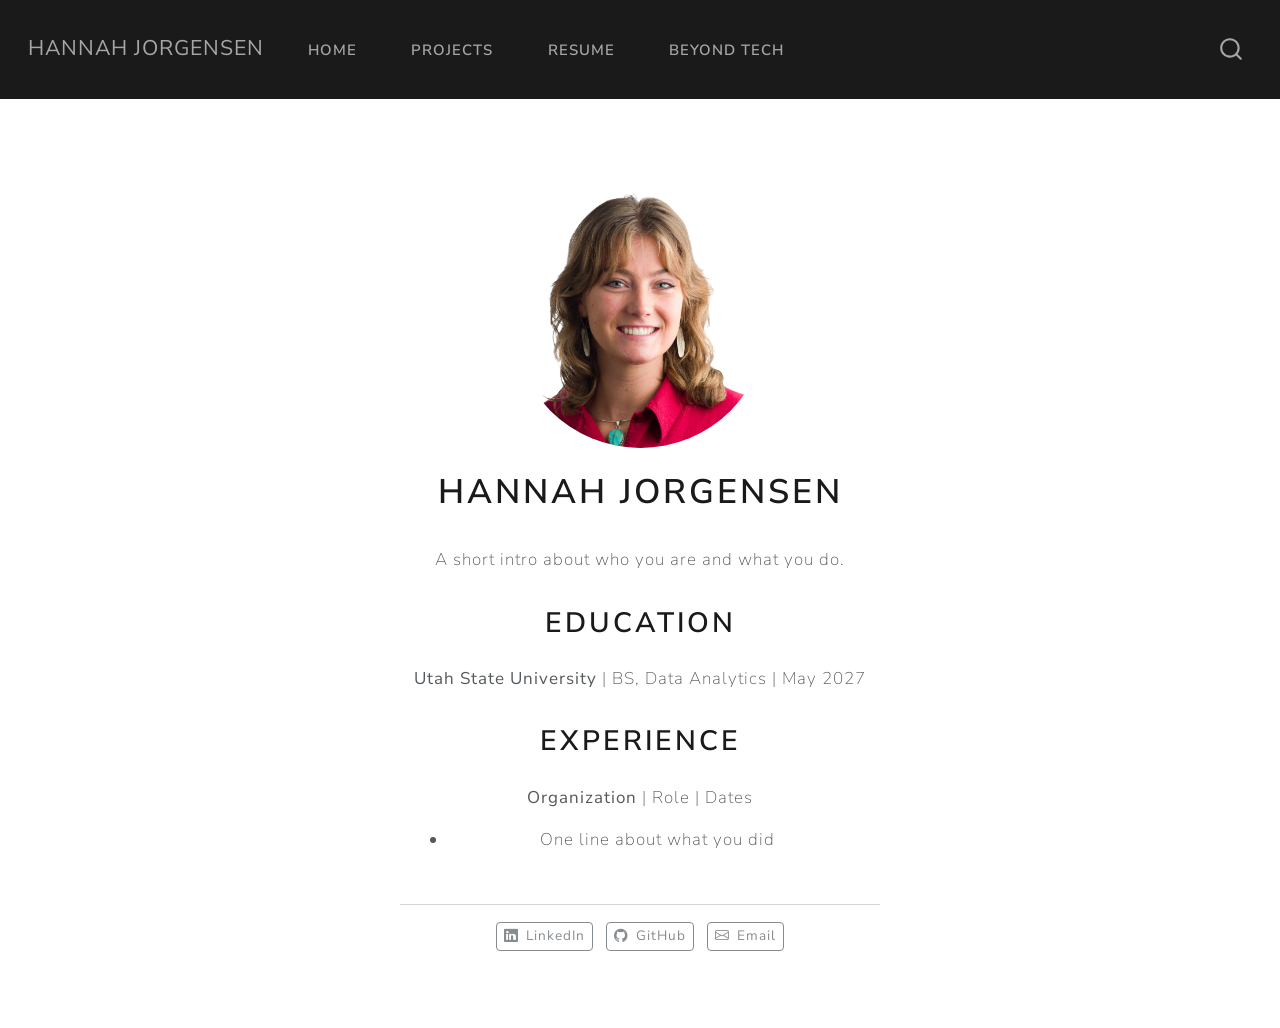
<file: index.html>
<!DOCTYPE html>
<html xmlns="http://www.w3.org/1999/xhtml" lang="en" xml:lang="en"><head>

<meta charset="utf-8">
<meta name="generator" content="quarto-1.10.19">

<meta name="viewport" content="width=device-width, initial-scale=1.0, user-scalable=yes">


<title>Hannah Jorgensen</title>
<style>
/* Default styles provided by pandoc.
** See https://pandoc.org/MANUAL.html#variables-for-html for config info.
*/
span.smallcaps{font-variant: small-caps;}
div.columns{display: flex; gap: 1.5em;}
div.column{flex: auto;}
@media screen {
div.columns{gap: min(4vw, 1.5em);}
div.column{overflow-x: auto;}
}
div.hanging-indent{margin-left: 1.5em; text-indent: -1.5em;}
ul.task-list{list-style: none;}
ul.task-list li input[type="checkbox"] {
  width: 0.8em;
  margin: 0 0.8em 0.2em -1em; /* quarto-specific, see https://github.com/quarto-dev/quarto-cli/issues/4556 */ 
  vertical-align: middle;
}
</style>


<script src="site_libs/quarto-nav/quarto-nav.js"></script>
<script src="site_libs/quarto-nav/headroom.min.js"></script>
<script src="site_libs/clipboard/clipboard.min.js"></script>
<script src="site_libs/quarto-search/autocomplete.umd.js"></script>
<script src="site_libs/quarto-search/fuse.min.js"></script>
<script src="site_libs/quarto-search/quarto-search.js"></script>
<meta name="quarto:offset" content="./">
<script src="site_libs/quarto-html/quarto.js" type="module"></script>
<script src="site_libs/quarto-html/tabsets/tabsets.js" type="module"></script>
<script src="site_libs/quarto-html/popper.min.js"></script>
<script src="site_libs/quarto-html/tippy.umd.min.js"></script>
<link href="site_libs/quarto-html/tippy.css" rel="stylesheet">
<link href="site_libs/quarto-html/quarto-syntax-highlighting-bf27225e3a48a9273f3daa8f8e829971.css" rel="stylesheet" id="quarto-text-highlighting-styles">
<script src="site_libs/bootstrap/bootstrap.min.js"></script>
<link href="site_libs/bootstrap/bootstrap-icons.css" rel="stylesheet">
<link href="site_libs/bootstrap/bootstrap-b0ee52e4dc8db0fb1c3a6dbd8a6b6139.min.css" rel="stylesheet" append-hash="true" id="quarto-bootstrap" data-mode="light">
<script id="quarto-search-options" type="application/json">{
  "location": "navbar",
  "copy-button": false,
  "collapse-after": 3,
  "panel-placement": "end",
  "type": "overlay",
  "limit": 50,
  "keyboard-shortcut": [
    "f",
    "/",
    "s"
  ],
  "show-item-context": false,
  "language": {
    "search-no-results-text": "No results",
    "search-matching-documents-text": "matching documents",
    "search-copy-link-title": "Copy link to search",
    "search-hide-matches-text": "Hide additional matches",
    "search-more-match-text": "more match in this document",
    "search-more-matches-text": "more matches in this document",
    "search-clear-button-title": "Clear",
    "search-text-placeholder": "",
    "search-detached-cancel-button-title": "Cancel",
    "search-submit-button-title": "Submit",
    "search-label": "Search"
  }
}</script>


<link rel="stylesheet" href="styles.css">
</head>

<body class="nav-fixed fullcontent quarto-light">

<div id="quarto-search-results"></div>
  <header id="quarto-header" class="headroom fixed-top">
    <nav class="navbar navbar-expand-lg " data-bs-theme="dark">
      <div class="navbar-container container-fluid">
      <div class="navbar-brand-container mx-auto">
    <a class="navbar-brand" href="./index.html">
    <span class="navbar-title">Hannah Jorgensen</span>
    </a>
  </div>
            <div id="quarto-search" class="" title="Search"></div>
          <button class="navbar-toggler" type="button" data-bs-toggle="collapse" data-bs-target="#navbarCollapse" aria-controls="navbarCollapse" role="menu" aria-expanded="false" aria-label="Toggle navigation" onclick="if (window.quartoToggleHeadroom) { window.quartoToggleHeadroom(); }">
  <span class="navbar-toggler-icon"></span>
</button>
          <div class="collapse navbar-collapse" id="navbarCollapse">
            <ul class="navbar-nav navbar-nav-scroll me-auto">
  <li class="nav-item">
    <a class="nav-link active" href="./index.html" aria-current="page"> 
<span class="menu-text">Home</span></a>
  </li>  
  <li class="nav-item">
    <a class="nav-link" href="./projects.html"> 
<span class="menu-text">Projects</span></a>
  </li>  
  <li class="nav-item">
    <a class="nav-link" href="./resume.html"> 
<span class="menu-text">Resume</span></a>
  </li>  
  <li class="nav-item">
    <a class="nav-link" href="./fun.html"> 
<span class="menu-text">Beyond Tech</span></a>
  </li>  
</ul>
          </div> <!-- /navcollapse -->
            <div class="quarto-navbar-tools">
</div>
      </div> <!-- /container-fluid -->
    </nav>
</header>
<!-- content -->
<div id="quarto-content" class="quarto-container page-columns page-rows-contents page-layout-article page-navbar">
<!-- sidebar -->
<!-- margin-sidebar -->
    
<!-- main -->
<div class="quarto-about-jolla">
  <img src="profile.jpg" class="about-image
  round " style="height: 15em; width: 15em;">
 <header id="title-block-header" class="quarto-title-block default">
<div class="quarto-title">
<h1 class="title">Hannah Jorgensen</h1>
</div>
<div class="quarto-title-meta">
  </div>
</header><main class="content" id="quarto-document-content">
<p>A short intro about who you are and what you do.</p>
<section id="education" class="level2">
<h2 data-anchor-id="education">Education</h2>
<p><strong>Utah State University</strong> | BS, Data Analytics | May 2027</p>
</section>
<section id="experience" class="level2">
<h2 data-anchor-id="experience">Experience</h2>
<p><strong>Organization</strong> | Role | Dates</p>
<ul>
<li>One line about what you did</li>
</ul>


</section>
</main> 
  <hr class="about-sep">
   <div class="about-links">
  <a href="https://www.linkedin.com/in/hannah-jorg" class="about-link" rel="" target="">
    <i class="bi bi-linkedin"></i>
     <span class="about-link-text">LinkedIn</span>
  </a>
  <a href="https://github.com/hannahjo09" class="about-link" rel="" target="">
    <i class="bi bi-github"></i>
     <span class="about-link-text">GitHub</span>
  </a>
  <a href="mailto:hannahleejorgy@gmail.com" class="about-link" rel="" target="">
    <i class="bi bi-envelope"></i>
     <span class="about-link-text">Email</span>
  </a>
</div>
</div>
 <!-- /main -->
<script id="quarto-html-after-body" type="application/javascript">
  window.document.addEventListener("DOMContentLoaded", function (event) {
    const isCodeAnnotation = (el) => {
      for (const clz of el.classList) {
        if (clz.startsWith('code-annotation-')) {                     
          return true;
        }
      }
      return false;
    }
    const onCopySuccess = function(e) {
      // button target
      const button = e.trigger;
      // don't keep focus
      button.blur();
      // flash "checked"
      button.classList.add('code-copy-button-checked');
      var currentTitle = button.getAttribute("title");
      button.setAttribute("title", "Copied!");
      let tooltip;
      if (window.bootstrap) {
        button.setAttribute("data-bs-toggle", "tooltip");
        button.setAttribute("data-bs-placement", "left");
        button.setAttribute("data-bs-title", "Copied!");
        tooltip = new bootstrap.Tooltip(button, 
          { trigger: "manual", 
            customClass: "code-copy-button-tooltip",
            offset: [0, -8]});
        tooltip.show();    
      }
      setTimeout(function() {
        if (tooltip) {
          tooltip.hide();
          button.removeAttribute("data-bs-title");
          button.removeAttribute("data-bs-toggle");
          button.removeAttribute("data-bs-placement");
        }
        button.setAttribute("title", currentTitle);
        button.classList.remove('code-copy-button-checked');
      }, 1000);
      // clear code selection
      e.clearSelection();
    }
    const getTextToCopy = function(trigger) {
      const outerScaffold = trigger.parentElement.cloneNode(true);
      const codeEl = outerScaffold.querySelector('code');
      for (const childEl of codeEl.children) {
        if (isCodeAnnotation(childEl)) {
          childEl.remove();
        }
      }
      return codeEl.innerText;
    }
    const clipboard = new window.ClipboardJS('.code-copy-button:not([data-in-quarto-modal])', {
      text: getTextToCopy
    });
    clipboard.on('success', onCopySuccess);
    if (window.document.getElementById('quarto-embedded-source-code-modal')) {
      const clipboardModal = new window.ClipboardJS('.code-copy-button[data-in-quarto-modal]', {
        text: getTextToCopy,
        container: window.document.getElementById('quarto-embedded-source-code-modal')
      });
      clipboardModal.on('success', onCopySuccess);
    }
      var localhostRegex = new RegExp(/^(?:http|https):\/\/localhost\:?[0-9]*\//);
      var mailtoRegex = new RegExp(/^mailto:/);
        var filterRegex = new RegExp("https:\/\/hannahjo09\.github\.io\/");
      var isInternal = (href) => {
          return filterRegex.test(href) || localhostRegex.test(href) || mailtoRegex.test(href);
      }
      // Inspect non-navigation links and adorn them if external
     var links = window.document.querySelectorAll('a[href]:not(.nav-link):not(.navbar-brand):not(.toc-action):not(.sidebar-link):not(.sidebar-item-toggle):not(.pagination-link):not(.no-external):not([aria-hidden]):not(.dropdown-item):not(.quarto-navigation-tool):not(.about-link)');
      for (var i=0; i<links.length; i++) {
        const link = links[i];
        if (!isInternal(link.href)) {
          // undo the damage that might have been done by quarto-nav.js in the case of
          // links that we want to consider external
          if (link.dataset.originalHref !== undefined) {
            link.href = link.dataset.originalHref;
          }
        }
      }
    function tippyHover(el, contentFn, onTriggerFn, onUntriggerFn) {
      const config = {
        allowHTML: true,
        maxWidth: 500,
        delay: 100,
        arrow: false,
        appendTo: function(el) {
            return el.parentElement;
        },
        interactive: true,
        interactiveBorder: 10,
        theme: 'quarto',
        placement: 'bottom-start',
      };
      if (contentFn) {
        config.content = contentFn;
      }
      if (onTriggerFn) {
        config.onTrigger = onTriggerFn;
      }
      if (onUntriggerFn) {
        config.onUntrigger = onUntriggerFn;
      }
      window.tippy(el, config); 
    }
    const noterefs = window.document.querySelectorAll('a[role="doc-noteref"]');
    for (var i=0; i<noterefs.length; i++) {
      const ref = noterefs[i];
      tippyHover(ref, function() {
        // use id or data attribute instead here
        let href = ref.getAttribute('data-footnote-href') || ref.getAttribute('href');
        try { href = new URL(href).hash; } catch {}
        const id = href.replace(/^#\/?/, "");
        const note = window.document.getElementById(id);
        if (note) {
          return note.innerHTML;
        } else {
          return "";
        }
      });
    }
    const xrefs = window.document.querySelectorAll('a.quarto-xref');
    const processXRef = (id, note) => {
      // Strip column container classes
      const stripColumnClz = (el) => {
        el.classList.remove("page-full", "page-columns");
        if (el.children) {
          for (const child of el.children) {
            stripColumnClz(child);
          }
        }
      }
      stripColumnClz(note)
      if (id === null || id.startsWith('sec-')) {
        // Special case sections, only their first couple elements
        const container = document.createElement("div");
        if (note.children && note.children.length > 2) {
          container.appendChild(note.children[0].cloneNode(true));
          for (let i = 1; i < note.children.length; i++) {
            const child = note.children[i];
            if (child.tagName === "P" && child.innerText === "") {
              continue;
            } else {
              container.appendChild(child.cloneNode(true));
              break;
            }
          }
          if (window.Quarto?.typesetMath) {
            window.Quarto.typesetMath(container);
          }
          return container.innerHTML
        } else {
          if (window.Quarto?.typesetMath) {
            window.Quarto.typesetMath(note);
          }
          return note.innerHTML;
        }
      } else {
        // Remove any anchor links if they are present
        const anchorLink = note.querySelector('a.anchorjs-link');
        if (anchorLink) {
          anchorLink.remove();
        }
        if (window.Quarto?.typesetMath) {
          window.Quarto.typesetMath(note);
        }
        if (note.classList.contains("callout")) {
          return note.outerHTML;
        } else {
          return note.innerHTML;
        }
      }
    }
    for (var i=0; i<xrefs.length; i++) {
      const xref = xrefs[i];
      tippyHover(xref, undefined, function(instance) {
        instance.disable();
        let url = xref.getAttribute('href');
        let hash = undefined; 
        if (url.startsWith('#')) {
          hash = url;
        } else {
          try { hash = new URL(url).hash; } catch {}
        }
        if (hash) {
          const id = hash.replace(/^#\/?/, "");
          const note = window.document.getElementById(id);
          if (note !== null) {
            try {
              const html = processXRef(id, note.cloneNode(true));
              instance.setContent(html);
            } finally {
              instance.enable();
              instance.show();
            }
          } else {
            // See if we can fetch this
            fetch(url.split('#')[0])
            .then(res => res.text())
            .then(html => {
              const parser = new DOMParser();
              const htmlDoc = parser.parseFromString(html, "text/html");
              const note = htmlDoc.getElementById(id);
              if (note !== null) {
                const html = processXRef(id, note);
                instance.setContent(html);
              } 
            }).finally(() => {
              instance.enable();
              instance.show();
            });
          }
        } else {
          // See if we can fetch a full url (with no hash to target)
          // This is a special case and we should probably do some content thinning / targeting
          fetch(url)
          .then(res => res.text())
          .then(html => {
            const parser = new DOMParser();
            const htmlDoc = parser.parseFromString(html, "text/html");
            const note = htmlDoc.querySelector('main.content');
            if (note !== null) {
              // This should only happen for chapter cross references
              // (since there is no id in the URL)
              // remove the first header
              if (note.children.length > 0 && note.children[0].tagName === "HEADER") {
                note.children[0].remove();
              }
              const html = processXRef(null, note);
              instance.setContent(html);
            } 
          }).finally(() => {
            instance.enable();
            instance.show();
          });
        }
      }, function(instance) {
      });
    }
        let selectedAnnoteEl;
        const selectorForAnnotation = ( cell, annotation) => {
          let cellAttr = 'data-code-cell="' + cell + '"';
          let lineAttr = 'data-code-annotation="' +  annotation + '"';
          const selector = 'span[' + cellAttr + '][' + lineAttr + ']';
          return selector;
        }
        const selectCodeLines = (annoteEl) => {
          const doc = window.document;
          const targetCell = annoteEl.getAttribute("data-target-cell");
          const targetAnnotation = annoteEl.getAttribute("data-target-annotation");
          const annoteSpan = window.document.querySelector(selectorForAnnotation(targetCell, targetAnnotation));
          const lines = annoteSpan.getAttribute("data-code-lines").split(",");
          const lineIds = lines.map((line) => {
            return targetCell + "-" + line;
          })
          let top = null;
          let height = null;
          let parent = null;
          if (lineIds.length > 0) {
              //compute the position of the single el (top and bottom and make a div)
              const el = window.document.getElementById(lineIds[0]);
              top = el.offsetTop;
              height = el.offsetHeight;
              parent = el.parentElement.parentElement;
            if (lineIds.length > 1) {
              const lastEl = window.document.getElementById(lineIds[lineIds.length - 1]);
              const bottom = lastEl.offsetTop + lastEl.offsetHeight;
              height = bottom - top;
            }
            if (top !== null && height !== null && parent !== null) {
              // cook up a div (if necessary) and position it 
              let div = window.document.getElementById("code-annotation-line-highlight");
              if (div === null) {
                div = window.document.createElement("div");
                div.setAttribute("id", "code-annotation-line-highlight");
                div.style.position = 'absolute';
                parent.appendChild(div);
              }
              div.style.top = top - 2 + "px";
              div.style.height = height + 4 + "px";
              div.style.left = 0;
              let gutterDiv = window.document.getElementById("code-annotation-line-highlight-gutter");
              if (gutterDiv === null) {
                gutterDiv = window.document.createElement("div");
                gutterDiv.setAttribute("id", "code-annotation-line-highlight-gutter");
                gutterDiv.style.position = 'absolute';
                const codeCell = window.document.getElementById(targetCell);
                const gutter = codeCell.querySelector('.code-annotation-gutter');
                gutter.appendChild(gutterDiv);
              }
              gutterDiv.style.top = top - 2 + "px";
              gutterDiv.style.height = height + 4 + "px";
            }
            selectedAnnoteEl = annoteEl;
          }
        };
        const unselectCodeLines = () => {
          const elementsIds = ["code-annotation-line-highlight", "code-annotation-line-highlight-gutter"];
          elementsIds.forEach((elId) => {
            const div = window.document.getElementById(elId);
            if (div) {
              div.remove();
            }
          });
          selectedAnnoteEl = undefined;
        };
          // Handle positioning of the toggle
      window.addEventListener(
        "resize",
        throttle(() => {
          elRect = undefined;
          if (selectedAnnoteEl) {
            selectCodeLines(selectedAnnoteEl);
          }
        }, 10)
      );
      function throttle(fn, ms) {
      let throttle = false;
      let timer;
        return (...args) => {
          if(!throttle) { // first call gets through
              fn.apply(this, args);
              throttle = true;
          } else { // all the others get throttled
              if(timer) clearTimeout(timer); // cancel #2
              timer = setTimeout(() => {
                fn.apply(this, args);
                timer = throttle = false;
              }, ms);
          }
        };
      }
        // Attach click handler to the DT
        const annoteDls = window.document.querySelectorAll('dt[data-target-cell]');
        for (const annoteDlNode of annoteDls) {
          annoteDlNode.addEventListener('click', (event) => {
            const clickedEl = event.target;
            if (clickedEl !== selectedAnnoteEl) {
              unselectCodeLines();
              const activeEl = window.document.querySelector('dt[data-target-cell].code-annotation-active');
              if (activeEl) {
                activeEl.classList.remove('code-annotation-active');
              }
              selectCodeLines(clickedEl);
              clickedEl.classList.add('code-annotation-active');
            } else {
              // Unselect the line
              unselectCodeLines();
              clickedEl.classList.remove('code-annotation-active');
            }
          });
        }
    const findCites = (el) => {
      const parentEl = el.parentElement;
      if (parentEl) {
        const cites = parentEl.dataset.cites;
        if (cites) {
          return {
            el,
            cites: cites.split(' ')
          };
        } else {
          return findCites(el.parentElement)
        }
      } else {
        return undefined;
      }
    };
    var bibliorefs = window.document.querySelectorAll('a[role="doc-biblioref"]');
    for (var i=0; i<bibliorefs.length; i++) {
      const ref = bibliorefs[i];
      const citeInfo = findCites(ref);
      if (citeInfo) {
        tippyHover(citeInfo.el, function() {
          var popup = window.document.createElement('div');
          citeInfo.cites.forEach(function(cite) {
            var citeDiv = window.document.createElement('div');
            citeDiv.classList.add('hanging-indent');
            citeDiv.classList.add('csl-entry');
            var biblioDiv = window.document.getElementById('ref-' + cite);
            if (biblioDiv) {
              citeDiv.innerHTML = biblioDiv.innerHTML;
            }
            popup.appendChild(citeDiv);
          });
          return popup.innerHTML;
        });
      }
    }
  });
  </script>
</div> <!-- /content -->




</body></html>
</file>
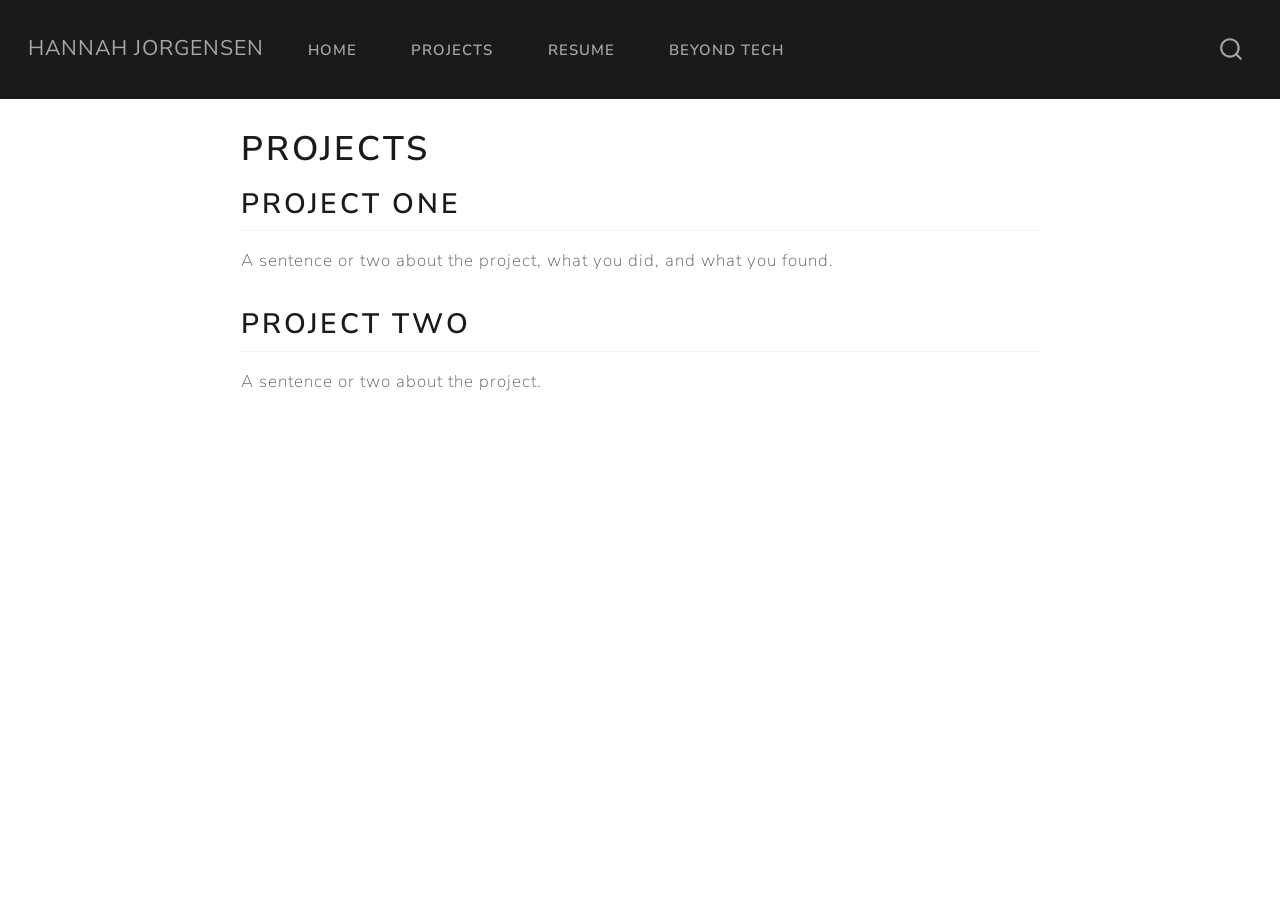
<file: projects.html>
<!DOCTYPE html>
<html xmlns="http://www.w3.org/1999/xhtml" lang="en" xml:lang="en"><head>

<meta charset="utf-8">
<meta name="generator" content="quarto-1.10.19">

<meta name="viewport" content="width=device-width, initial-scale=1.0, user-scalable=yes">


<title>Projects – Hannah Jorgensen</title>
<style>
/* Default styles provided by pandoc.
** See https://pandoc.org/MANUAL.html#variables-for-html for config info.
*/
span.smallcaps{font-variant: small-caps;}
div.columns{display: flex; gap: 1.5em;}
div.column{flex: auto;}
@media screen {
div.columns{gap: min(4vw, 1.5em);}
div.column{overflow-x: auto;}
}
div.hanging-indent{margin-left: 1.5em; text-indent: -1.5em;}
ul.task-list{list-style: none;}
ul.task-list li input[type="checkbox"] {
  width: 0.8em;
  margin: 0 0.8em 0.2em -1em; /* quarto-specific, see https://github.com/quarto-dev/quarto-cli/issues/4556 */ 
  vertical-align: middle;
}
</style>


<script src="site_libs/quarto-nav/quarto-nav.js"></script>
<script src="site_libs/quarto-nav/headroom.min.js"></script>
<script src="site_libs/clipboard/clipboard.min.js"></script>
<script src="site_libs/quarto-search/autocomplete.umd.js"></script>
<script src="site_libs/quarto-search/fuse.min.js"></script>
<script src="site_libs/quarto-search/quarto-search.js"></script>
<meta name="quarto:offset" content="./">
<script src="site_libs/quarto-html/quarto.js" type="module"></script>
<script src="site_libs/quarto-html/tabsets/tabsets.js" type="module"></script>
<script src="site_libs/quarto-html/popper.min.js"></script>
<script src="site_libs/quarto-html/tippy.umd.min.js"></script>
<script src="site_libs/quarto-html/anchor.min.js"></script>
<link href="site_libs/quarto-html/tippy.css" rel="stylesheet">
<link href="site_libs/quarto-html/quarto-syntax-highlighting-bf27225e3a48a9273f3daa8f8e829971.css" rel="stylesheet" id="quarto-text-highlighting-styles">
<script src="site_libs/bootstrap/bootstrap.min.js"></script>
<link href="site_libs/bootstrap/bootstrap-icons.css" rel="stylesheet">
<link href="site_libs/bootstrap/bootstrap-b0ee52e4dc8db0fb1c3a6dbd8a6b6139.min.css" rel="stylesheet" append-hash="true" id="quarto-bootstrap" data-mode="light">
<script id="quarto-search-options" type="application/json">{
  "location": "navbar",
  "copy-button": false,
  "collapse-after": 3,
  "panel-placement": "end",
  "type": "overlay",
  "limit": 50,
  "keyboard-shortcut": [
    "f",
    "/",
    "s"
  ],
  "show-item-context": false,
  "language": {
    "search-no-results-text": "No results",
    "search-matching-documents-text": "matching documents",
    "search-copy-link-title": "Copy link to search",
    "search-hide-matches-text": "Hide additional matches",
    "search-more-match-text": "more match in this document",
    "search-more-matches-text": "more matches in this document",
    "search-clear-button-title": "Clear",
    "search-text-placeholder": "",
    "search-detached-cancel-button-title": "Cancel",
    "search-submit-button-title": "Submit",
    "search-label": "Search"
  }
}</script>


<link rel="stylesheet" href="styles.css">
</head>

<body class="nav-fixed fullcontent quarto-light">

<div id="quarto-search-results"></div>
  <header id="quarto-header" class="headroom fixed-top">
    <nav class="navbar navbar-expand-lg " data-bs-theme="dark">
      <div class="navbar-container container-fluid">
      <div class="navbar-brand-container mx-auto">
    <a class="navbar-brand" href="./index.html">
    <span class="navbar-title">Hannah Jorgensen</span>
    </a>
  </div>
            <div id="quarto-search" class="" title="Search"></div>
          <button class="navbar-toggler" type="button" data-bs-toggle="collapse" data-bs-target="#navbarCollapse" aria-controls="navbarCollapse" role="menu" aria-expanded="false" aria-label="Toggle navigation" onclick="if (window.quartoToggleHeadroom) { window.quartoToggleHeadroom(); }">
  <span class="navbar-toggler-icon"></span>
</button>
          <div class="collapse navbar-collapse" id="navbarCollapse">
            <ul class="navbar-nav navbar-nav-scroll me-auto">
  <li class="nav-item">
    <a class="nav-link" href="./index.html"> 
<span class="menu-text">Home</span></a>
  </li>  
  <li class="nav-item">
    <a class="nav-link active" href="./projects.html" aria-current="page"> 
<span class="menu-text">Projects</span></a>
  </li>  
  <li class="nav-item">
    <a class="nav-link" href="./resume.html"> 
<span class="menu-text">Resume</span></a>
  </li>  
  <li class="nav-item">
    <a class="nav-link" href="./fun.html"> 
<span class="menu-text">Beyond Tech</span></a>
  </li>  
</ul>
          </div> <!-- /navcollapse -->
            <div class="quarto-navbar-tools">
</div>
      </div> <!-- /container-fluid -->
    </nav>
</header>
<!-- content -->
<div id="quarto-content" class="quarto-container page-columns page-rows-contents page-layout-article page-navbar">
<!-- sidebar -->
<!-- margin-sidebar -->
    
<!-- main -->
<main class="content" id="quarto-document-content">

<header id="title-block-header" class="quarto-title-block default">
<div class="quarto-title">
<h1 class="title">Projects</h1>
</div>



<div class="quarto-title-meta">

    
  
    
  </div>
  


</header>


<section id="project-one" class="level2">
<h2 class="anchored" data-anchor-id="project-one">Project One</h2>
<p>A sentence or two about the project, what you did, and what you found.</p>
</section>
<section id="project-two" class="level2">
<h2 class="anchored" data-anchor-id="project-two">Project Two</h2>
<p>A sentence or two about the project.</p>


</section>

</main> <!-- /main -->
<script id="quarto-html-after-body" type="application/javascript">
  window.document.addEventListener("DOMContentLoaded", function (event) {
    const icon = "";
    const anchorJS = new window.AnchorJS();
    anchorJS.options = {
      placement: 'right',
      icon: icon
    };
    anchorJS.add('.anchored');
    const isCodeAnnotation = (el) => {
      for (const clz of el.classList) {
        if (clz.startsWith('code-annotation-')) {                     
          return true;
        }
      }
      return false;
    }
    const onCopySuccess = function(e) {
      // button target
      const button = e.trigger;
      // don't keep focus
      button.blur();
      // flash "checked"
      button.classList.add('code-copy-button-checked');
      var currentTitle = button.getAttribute("title");
      button.setAttribute("title", "Copied!");
      let tooltip;
      if (window.bootstrap) {
        button.setAttribute("data-bs-toggle", "tooltip");
        button.setAttribute("data-bs-placement", "left");
        button.setAttribute("data-bs-title", "Copied!");
        tooltip = new bootstrap.Tooltip(button, 
          { trigger: "manual", 
            customClass: "code-copy-button-tooltip",
            offset: [0, -8]});
        tooltip.show();    
      }
      setTimeout(function() {
        if (tooltip) {
          tooltip.hide();
          button.removeAttribute("data-bs-title");
          button.removeAttribute("data-bs-toggle");
          button.removeAttribute("data-bs-placement");
        }
        button.setAttribute("title", currentTitle);
        button.classList.remove('code-copy-button-checked');
      }, 1000);
      // clear code selection
      e.clearSelection();
    }
    const getTextToCopy = function(trigger) {
      const outerScaffold = trigger.parentElement.cloneNode(true);
      const codeEl = outerScaffold.querySelector('code');
      for (const childEl of codeEl.children) {
        if (isCodeAnnotation(childEl)) {
          childEl.remove();
        }
      }
      return codeEl.innerText;
    }
    const clipboard = new window.ClipboardJS('.code-copy-button:not([data-in-quarto-modal])', {
      text: getTextToCopy
    });
    clipboard.on('success', onCopySuccess);
    if (window.document.getElementById('quarto-embedded-source-code-modal')) {
      const clipboardModal = new window.ClipboardJS('.code-copy-button[data-in-quarto-modal]', {
        text: getTextToCopy,
        container: window.document.getElementById('quarto-embedded-source-code-modal')
      });
      clipboardModal.on('success', onCopySuccess);
    }
      var localhostRegex = new RegExp(/^(?:http|https):\/\/localhost\:?[0-9]*\//);
      var mailtoRegex = new RegExp(/^mailto:/);
        var filterRegex = new RegExp("https:\/\/hannahjo09\.github\.io\/");
      var isInternal = (href) => {
          return filterRegex.test(href) || localhostRegex.test(href) || mailtoRegex.test(href);
      }
      // Inspect non-navigation links and adorn them if external
     var links = window.document.querySelectorAll('a[href]:not(.nav-link):not(.navbar-brand):not(.toc-action):not(.sidebar-link):not(.sidebar-item-toggle):not(.pagination-link):not(.no-external):not([aria-hidden]):not(.dropdown-item):not(.quarto-navigation-tool):not(.about-link)');
      for (var i=0; i<links.length; i++) {
        const link = links[i];
        if (!isInternal(link.href)) {
          // undo the damage that might have been done by quarto-nav.js in the case of
          // links that we want to consider external
          if (link.dataset.originalHref !== undefined) {
            link.href = link.dataset.originalHref;
          }
        }
      }
    function tippyHover(el, contentFn, onTriggerFn, onUntriggerFn) {
      const config = {
        allowHTML: true,
        maxWidth: 500,
        delay: 100,
        arrow: false,
        appendTo: function(el) {
            return el.parentElement;
        },
        interactive: true,
        interactiveBorder: 10,
        theme: 'quarto',
        placement: 'bottom-start',
      };
      if (contentFn) {
        config.content = contentFn;
      }
      if (onTriggerFn) {
        config.onTrigger = onTriggerFn;
      }
      if (onUntriggerFn) {
        config.onUntrigger = onUntriggerFn;
      }
      window.tippy(el, config); 
    }
    const noterefs = window.document.querySelectorAll('a[role="doc-noteref"]');
    for (var i=0; i<noterefs.length; i++) {
      const ref = noterefs[i];
      tippyHover(ref, function() {
        // use id or data attribute instead here
        let href = ref.getAttribute('data-footnote-href') || ref.getAttribute('href');
        try { href = new URL(href).hash; } catch {}
        const id = href.replace(/^#\/?/, "");
        const note = window.document.getElementById(id);
        if (note) {
          return note.innerHTML;
        } else {
          return "";
        }
      });
    }
    const xrefs = window.document.querySelectorAll('a.quarto-xref');
    const processXRef = (id, note) => {
      // Strip column container classes
      const stripColumnClz = (el) => {
        el.classList.remove("page-full", "page-columns");
        if (el.children) {
          for (const child of el.children) {
            stripColumnClz(child);
          }
        }
      }
      stripColumnClz(note)
      if (id === null || id.startsWith('sec-')) {
        // Special case sections, only their first couple elements
        const container = document.createElement("div");
        if (note.children && note.children.length > 2) {
          container.appendChild(note.children[0].cloneNode(true));
          for (let i = 1; i < note.children.length; i++) {
            const child = note.children[i];
            if (child.tagName === "P" && child.innerText === "") {
              continue;
            } else {
              container.appendChild(child.cloneNode(true));
              break;
            }
          }
          if (window.Quarto?.typesetMath) {
            window.Quarto.typesetMath(container);
          }
          return container.innerHTML
        } else {
          if (window.Quarto?.typesetMath) {
            window.Quarto.typesetMath(note);
          }
          return note.innerHTML;
        }
      } else {
        // Remove any anchor links if they are present
        const anchorLink = note.querySelector('a.anchorjs-link');
        if (anchorLink) {
          anchorLink.remove();
        }
        if (window.Quarto?.typesetMath) {
          window.Quarto.typesetMath(note);
        }
        if (note.classList.contains("callout")) {
          return note.outerHTML;
        } else {
          return note.innerHTML;
        }
      }
    }
    for (var i=0; i<xrefs.length; i++) {
      const xref = xrefs[i];
      tippyHover(xref, undefined, function(instance) {
        instance.disable();
        let url = xref.getAttribute('href');
        let hash = undefined; 
        if (url.startsWith('#')) {
          hash = url;
        } else {
          try { hash = new URL(url).hash; } catch {}
        }
        if (hash) {
          const id = hash.replace(/^#\/?/, "");
          const note = window.document.getElementById(id);
          if (note !== null) {
            try {
              const html = processXRef(id, note.cloneNode(true));
              instance.setContent(html);
            } finally {
              instance.enable();
              instance.show();
            }
          } else {
            // See if we can fetch this
            fetch(url.split('#')[0])
            .then(res => res.text())
            .then(html => {
              const parser = new DOMParser();
              const htmlDoc = parser.parseFromString(html, "text/html");
              const note = htmlDoc.getElementById(id);
              if (note !== null) {
                const html = processXRef(id, note);
                instance.setContent(html);
              } 
            }).finally(() => {
              instance.enable();
              instance.show();
            });
          }
        } else {
          // See if we can fetch a full url (with no hash to target)
          // This is a special case and we should probably do some content thinning / targeting
          fetch(url)
          .then(res => res.text())
          .then(html => {
            const parser = new DOMParser();
            const htmlDoc = parser.parseFromString(html, "text/html");
            const note = htmlDoc.querySelector('main.content');
            if (note !== null) {
              // This should only happen for chapter cross references
              // (since there is no id in the URL)
              // remove the first header
              if (note.children.length > 0 && note.children[0].tagName === "HEADER") {
                note.children[0].remove();
              }
              const html = processXRef(null, note);
              instance.setContent(html);
            } 
          }).finally(() => {
            instance.enable();
            instance.show();
          });
        }
      }, function(instance) {
      });
    }
        let selectedAnnoteEl;
        const selectorForAnnotation = ( cell, annotation) => {
          let cellAttr = 'data-code-cell="' + cell + '"';
          let lineAttr = 'data-code-annotation="' +  annotation + '"';
          const selector = 'span[' + cellAttr + '][' + lineAttr + ']';
          return selector;
        }
        const selectCodeLines = (annoteEl) => {
          const doc = window.document;
          const targetCell = annoteEl.getAttribute("data-target-cell");
          const targetAnnotation = annoteEl.getAttribute("data-target-annotation");
          const annoteSpan = window.document.querySelector(selectorForAnnotation(targetCell, targetAnnotation));
          const lines = annoteSpan.getAttribute("data-code-lines").split(",");
          const lineIds = lines.map((line) => {
            return targetCell + "-" + line;
          })
          let top = null;
          let height = null;
          let parent = null;
          if (lineIds.length > 0) {
              //compute the position of the single el (top and bottom and make a div)
              const el = window.document.getElementById(lineIds[0]);
              top = el.offsetTop;
              height = el.offsetHeight;
              parent = el.parentElement.parentElement;
            if (lineIds.length > 1) {
              const lastEl = window.document.getElementById(lineIds[lineIds.length - 1]);
              const bottom = lastEl.offsetTop + lastEl.offsetHeight;
              height = bottom - top;
            }
            if (top !== null && height !== null && parent !== null) {
              // cook up a div (if necessary) and position it 
              let div = window.document.getElementById("code-annotation-line-highlight");
              if (div === null) {
                div = window.document.createElement("div");
                div.setAttribute("id", "code-annotation-line-highlight");
                div.style.position = 'absolute';
                parent.appendChild(div);
              }
              div.style.top = top - 2 + "px";
              div.style.height = height + 4 + "px";
              div.style.left = 0;
              let gutterDiv = window.document.getElementById("code-annotation-line-highlight-gutter");
              if (gutterDiv === null) {
                gutterDiv = window.document.createElement("div");
                gutterDiv.setAttribute("id", "code-annotation-line-highlight-gutter");
                gutterDiv.style.position = 'absolute';
                const codeCell = window.document.getElementById(targetCell);
                const gutter = codeCell.querySelector('.code-annotation-gutter');
                gutter.appendChild(gutterDiv);
              }
              gutterDiv.style.top = top - 2 + "px";
              gutterDiv.style.height = height + 4 + "px";
            }
            selectedAnnoteEl = annoteEl;
          }
        };
        const unselectCodeLines = () => {
          const elementsIds = ["code-annotation-line-highlight", "code-annotation-line-highlight-gutter"];
          elementsIds.forEach((elId) => {
            const div = window.document.getElementById(elId);
            if (div) {
              div.remove();
            }
          });
          selectedAnnoteEl = undefined;
        };
          // Handle positioning of the toggle
      window.addEventListener(
        "resize",
        throttle(() => {
          elRect = undefined;
          if (selectedAnnoteEl) {
            selectCodeLines(selectedAnnoteEl);
          }
        }, 10)
      );
      function throttle(fn, ms) {
      let throttle = false;
      let timer;
        return (...args) => {
          if(!throttle) { // first call gets through
              fn.apply(this, args);
              throttle = true;
          } else { // all the others get throttled
              if(timer) clearTimeout(timer); // cancel #2
              timer = setTimeout(() => {
                fn.apply(this, args);
                timer = throttle = false;
              }, ms);
          }
        };
      }
        // Attach click handler to the DT
        const annoteDls = window.document.querySelectorAll('dt[data-target-cell]');
        for (const annoteDlNode of annoteDls) {
          annoteDlNode.addEventListener('click', (event) => {
            const clickedEl = event.target;
            if (clickedEl !== selectedAnnoteEl) {
              unselectCodeLines();
              const activeEl = window.document.querySelector('dt[data-target-cell].code-annotation-active');
              if (activeEl) {
                activeEl.classList.remove('code-annotation-active');
              }
              selectCodeLines(clickedEl);
              clickedEl.classList.add('code-annotation-active');
            } else {
              // Unselect the line
              unselectCodeLines();
              clickedEl.classList.remove('code-annotation-active');
            }
          });
        }
    const findCites = (el) => {
      const parentEl = el.parentElement;
      if (parentEl) {
        const cites = parentEl.dataset.cites;
        if (cites) {
          return {
            el,
            cites: cites.split(' ')
          };
        } else {
          return findCites(el.parentElement)
        }
      } else {
        return undefined;
      }
    };
    var bibliorefs = window.document.querySelectorAll('a[role="doc-biblioref"]');
    for (var i=0; i<bibliorefs.length; i++) {
      const ref = bibliorefs[i];
      const citeInfo = findCites(ref);
      if (citeInfo) {
        tippyHover(citeInfo.el, function() {
          var popup = window.document.createElement('div');
          citeInfo.cites.forEach(function(cite) {
            var citeDiv = window.document.createElement('div');
            citeDiv.classList.add('hanging-indent');
            citeDiv.classList.add('csl-entry');
            var biblioDiv = window.document.getElementById('ref-' + cite);
            if (biblioDiv) {
              citeDiv.innerHTML = biblioDiv.innerHTML;
            }
            popup.appendChild(citeDiv);
          });
          return popup.innerHTML;
        });
      }
    }
  });
  </script>
</div> <!-- /content -->




</body></html>
</file>
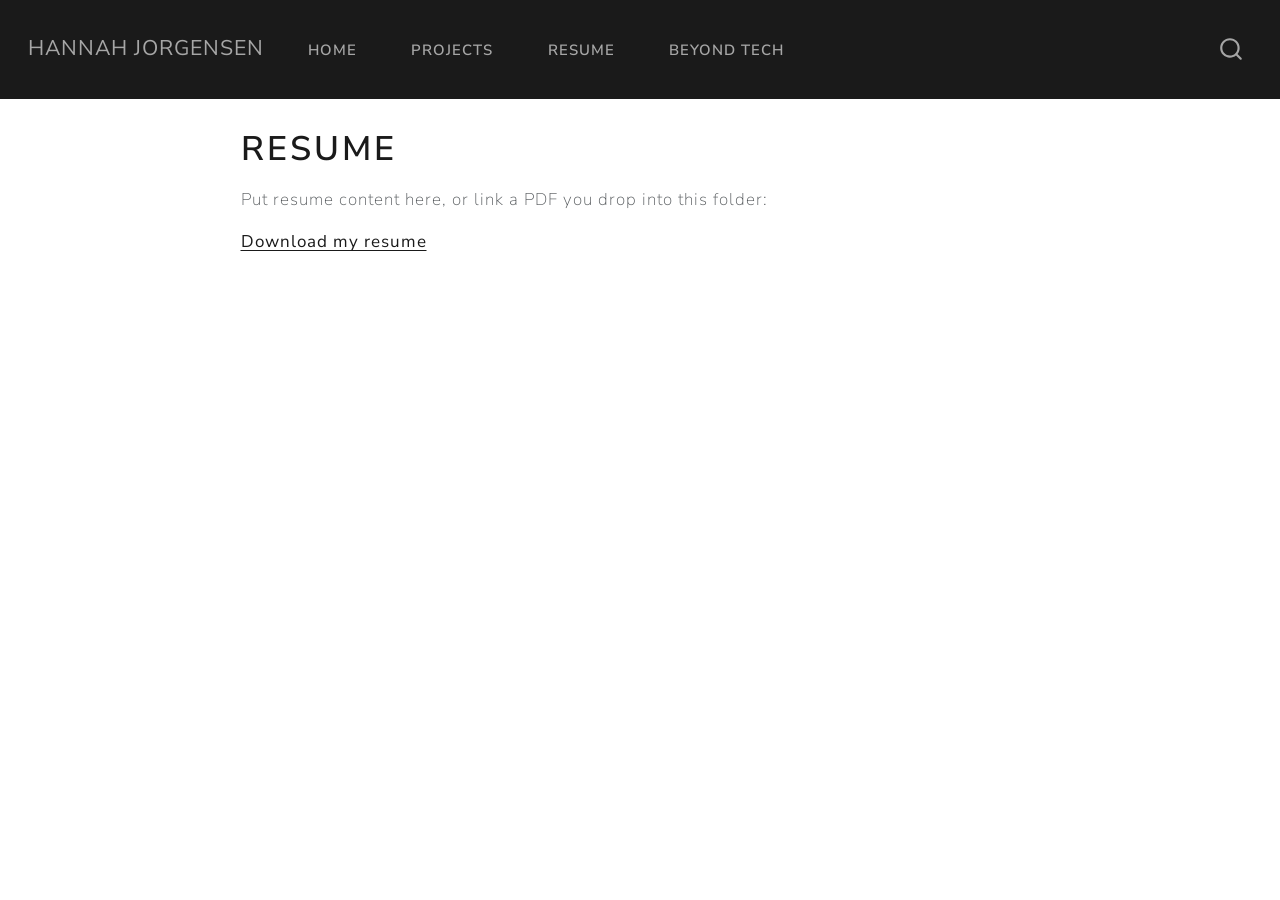
<file: resume.html>
<!DOCTYPE html>
<html xmlns="http://www.w3.org/1999/xhtml" lang="en" xml:lang="en"><head>

<meta charset="utf-8">
<meta name="generator" content="quarto-1.10.19">

<meta name="viewport" content="width=device-width, initial-scale=1.0, user-scalable=yes">


<title>Resume – Hannah Jorgensen</title>
<style>
/* Default styles provided by pandoc.
** See https://pandoc.org/MANUAL.html#variables-for-html for config info.
*/
span.smallcaps{font-variant: small-caps;}
div.columns{display: flex; gap: 1.5em;}
div.column{flex: auto;}
@media screen {
div.columns{gap: min(4vw, 1.5em);}
div.column{overflow-x: auto;}
}
div.hanging-indent{margin-left: 1.5em; text-indent: -1.5em;}
ul.task-list{list-style: none;}
ul.task-list li input[type="checkbox"] {
  width: 0.8em;
  margin: 0 0.8em 0.2em -1em; /* quarto-specific, see https://github.com/quarto-dev/quarto-cli/issues/4556 */ 
  vertical-align: middle;
}
</style>


<script src="site_libs/quarto-nav/quarto-nav.js"></script>
<script src="site_libs/quarto-nav/headroom.min.js"></script>
<script src="site_libs/clipboard/clipboard.min.js"></script>
<script src="site_libs/quarto-search/autocomplete.umd.js"></script>
<script src="site_libs/quarto-search/fuse.min.js"></script>
<script src="site_libs/quarto-search/quarto-search.js"></script>
<meta name="quarto:offset" content="./">
<script src="site_libs/quarto-html/quarto.js" type="module"></script>
<script src="site_libs/quarto-html/tabsets/tabsets.js" type="module"></script>
<script src="site_libs/quarto-html/popper.min.js"></script>
<script src="site_libs/quarto-html/tippy.umd.min.js"></script>
<script src="site_libs/quarto-html/anchor.min.js"></script>
<link href="site_libs/quarto-html/tippy.css" rel="stylesheet">
<link href="site_libs/quarto-html/quarto-syntax-highlighting-bf27225e3a48a9273f3daa8f8e829971.css" rel="stylesheet" id="quarto-text-highlighting-styles">
<script src="site_libs/bootstrap/bootstrap.min.js"></script>
<link href="site_libs/bootstrap/bootstrap-icons.css" rel="stylesheet">
<link href="site_libs/bootstrap/bootstrap-b0ee52e4dc8db0fb1c3a6dbd8a6b6139.min.css" rel="stylesheet" append-hash="true" id="quarto-bootstrap" data-mode="light">
<script id="quarto-search-options" type="application/json">{
  "location": "navbar",
  "copy-button": false,
  "collapse-after": 3,
  "panel-placement": "end",
  "type": "overlay",
  "limit": 50,
  "keyboard-shortcut": [
    "f",
    "/",
    "s"
  ],
  "show-item-context": false,
  "language": {
    "search-no-results-text": "No results",
    "search-matching-documents-text": "matching documents",
    "search-copy-link-title": "Copy link to search",
    "search-hide-matches-text": "Hide additional matches",
    "search-more-match-text": "more match in this document",
    "search-more-matches-text": "more matches in this document",
    "search-clear-button-title": "Clear",
    "search-text-placeholder": "",
    "search-detached-cancel-button-title": "Cancel",
    "search-submit-button-title": "Submit",
    "search-label": "Search"
  }
}</script>


<link rel="stylesheet" href="styles.css">
</head>

<body class="nav-fixed fullcontent quarto-light">

<div id="quarto-search-results"></div>
  <header id="quarto-header" class="headroom fixed-top">
    <nav class="navbar navbar-expand-lg " data-bs-theme="dark">
      <div class="navbar-container container-fluid">
      <div class="navbar-brand-container mx-auto">
    <a class="navbar-brand" href="./index.html">
    <span class="navbar-title">Hannah Jorgensen</span>
    </a>
  </div>
            <div id="quarto-search" class="" title="Search"></div>
          <button class="navbar-toggler" type="button" data-bs-toggle="collapse" data-bs-target="#navbarCollapse" aria-controls="navbarCollapse" role="menu" aria-expanded="false" aria-label="Toggle navigation" onclick="if (window.quartoToggleHeadroom) { window.quartoToggleHeadroom(); }">
  <span class="navbar-toggler-icon"></span>
</button>
          <div class="collapse navbar-collapse" id="navbarCollapse">
            <ul class="navbar-nav navbar-nav-scroll me-auto">
  <li class="nav-item">
    <a class="nav-link" href="./index.html"> 
<span class="menu-text">Home</span></a>
  </li>  
  <li class="nav-item">
    <a class="nav-link" href="./projects.html"> 
<span class="menu-text">Projects</span></a>
  </li>  
  <li class="nav-item">
    <a class="nav-link active" href="./resume.html" aria-current="page"> 
<span class="menu-text">Resume</span></a>
  </li>  
  <li class="nav-item">
    <a class="nav-link" href="./fun.html"> 
<span class="menu-text">Beyond Tech</span></a>
  </li>  
</ul>
          </div> <!-- /navcollapse -->
            <div class="quarto-navbar-tools">
</div>
      </div> <!-- /container-fluid -->
    </nav>
</header>
<!-- content -->
<div id="quarto-content" class="quarto-container page-columns page-rows-contents page-layout-article page-navbar">
<!-- sidebar -->
<!-- margin-sidebar -->
    
<!-- main -->
<main class="content" id="quarto-document-content">

<header id="title-block-header" class="quarto-title-block default">
<div class="quarto-title">
<h1 class="title">Resume</h1>
</div>



<div class="quarto-title-meta">

    
  
    
  </div>
  


</header>


<p>Put resume content here, or link a PDF you drop into this folder:</p>
<p><a href="resume.pdf">Download my resume</a></p>



</main> <!-- /main -->
<script id="quarto-html-after-body" type="application/javascript">
  window.document.addEventListener("DOMContentLoaded", function (event) {
    const icon = "";
    const anchorJS = new window.AnchorJS();
    anchorJS.options = {
      placement: 'right',
      icon: icon
    };
    anchorJS.add('.anchored');
    const isCodeAnnotation = (el) => {
      for (const clz of el.classList) {
        if (clz.startsWith('code-annotation-')) {                     
          return true;
        }
      }
      return false;
    }
    const onCopySuccess = function(e) {
      // button target
      const button = e.trigger;
      // don't keep focus
      button.blur();
      // flash "checked"
      button.classList.add('code-copy-button-checked');
      var currentTitle = button.getAttribute("title");
      button.setAttribute("title", "Copied!");
      let tooltip;
      if (window.bootstrap) {
        button.setAttribute("data-bs-toggle", "tooltip");
        button.setAttribute("data-bs-placement", "left");
        button.setAttribute("data-bs-title", "Copied!");
        tooltip = new bootstrap.Tooltip(button, 
          { trigger: "manual", 
            customClass: "code-copy-button-tooltip",
            offset: [0, -8]});
        tooltip.show();    
      }
      setTimeout(function() {
        if (tooltip) {
          tooltip.hide();
          button.removeAttribute("data-bs-title");
          button.removeAttribute("data-bs-toggle");
          button.removeAttribute("data-bs-placement");
        }
        button.setAttribute("title", currentTitle);
        button.classList.remove('code-copy-button-checked');
      }, 1000);
      // clear code selection
      e.clearSelection();
    }
    const getTextToCopy = function(trigger) {
      const outerScaffold = trigger.parentElement.cloneNode(true);
      const codeEl = outerScaffold.querySelector('code');
      for (const childEl of codeEl.children) {
        if (isCodeAnnotation(childEl)) {
          childEl.remove();
        }
      }
      return codeEl.innerText;
    }
    const clipboard = new window.ClipboardJS('.code-copy-button:not([data-in-quarto-modal])', {
      text: getTextToCopy
    });
    clipboard.on('success', onCopySuccess);
    if (window.document.getElementById('quarto-embedded-source-code-modal')) {
      const clipboardModal = new window.ClipboardJS('.code-copy-button[data-in-quarto-modal]', {
        text: getTextToCopy,
        container: window.document.getElementById('quarto-embedded-source-code-modal')
      });
      clipboardModal.on('success', onCopySuccess);
    }
      var localhostRegex = new RegExp(/^(?:http|https):\/\/localhost\:?[0-9]*\//);
      var mailtoRegex = new RegExp(/^mailto:/);
        var filterRegex = new RegExp("https:\/\/hannahjo09\.github\.io\/");
      var isInternal = (href) => {
          return filterRegex.test(href) || localhostRegex.test(href) || mailtoRegex.test(href);
      }
      // Inspect non-navigation links and adorn them if external
     var links = window.document.querySelectorAll('a[href]:not(.nav-link):not(.navbar-brand):not(.toc-action):not(.sidebar-link):not(.sidebar-item-toggle):not(.pagination-link):not(.no-external):not([aria-hidden]):not(.dropdown-item):not(.quarto-navigation-tool):not(.about-link)');
      for (var i=0; i<links.length; i++) {
        const link = links[i];
        if (!isInternal(link.href)) {
          // undo the damage that might have been done by quarto-nav.js in the case of
          // links that we want to consider external
          if (link.dataset.originalHref !== undefined) {
            link.href = link.dataset.originalHref;
          }
        }
      }
    function tippyHover(el, contentFn, onTriggerFn, onUntriggerFn) {
      const config = {
        allowHTML: true,
        maxWidth: 500,
        delay: 100,
        arrow: false,
        appendTo: function(el) {
            return el.parentElement;
        },
        interactive: true,
        interactiveBorder: 10,
        theme: 'quarto',
        placement: 'bottom-start',
      };
      if (contentFn) {
        config.content = contentFn;
      }
      if (onTriggerFn) {
        config.onTrigger = onTriggerFn;
      }
      if (onUntriggerFn) {
        config.onUntrigger = onUntriggerFn;
      }
      window.tippy(el, config); 
    }
    const noterefs = window.document.querySelectorAll('a[role="doc-noteref"]');
    for (var i=0; i<noterefs.length; i++) {
      const ref = noterefs[i];
      tippyHover(ref, function() {
        // use id or data attribute instead here
        let href = ref.getAttribute('data-footnote-href') || ref.getAttribute('href');
        try { href = new URL(href).hash; } catch {}
        const id = href.replace(/^#\/?/, "");
        const note = window.document.getElementById(id);
        if (note) {
          return note.innerHTML;
        } else {
          return "";
        }
      });
    }
    const xrefs = window.document.querySelectorAll('a.quarto-xref');
    const processXRef = (id, note) => {
      // Strip column container classes
      const stripColumnClz = (el) => {
        el.classList.remove("page-full", "page-columns");
        if (el.children) {
          for (const child of el.children) {
            stripColumnClz(child);
          }
        }
      }
      stripColumnClz(note)
      if (id === null || id.startsWith('sec-')) {
        // Special case sections, only their first couple elements
        const container = document.createElement("div");
        if (note.children && note.children.length > 2) {
          container.appendChild(note.children[0].cloneNode(true));
          for (let i = 1; i < note.children.length; i++) {
            const child = note.children[i];
            if (child.tagName === "P" && child.innerText === "") {
              continue;
            } else {
              container.appendChild(child.cloneNode(true));
              break;
            }
          }
          if (window.Quarto?.typesetMath) {
            window.Quarto.typesetMath(container);
          }
          return container.innerHTML
        } else {
          if (window.Quarto?.typesetMath) {
            window.Quarto.typesetMath(note);
          }
          return note.innerHTML;
        }
      } else {
        // Remove any anchor links if they are present
        const anchorLink = note.querySelector('a.anchorjs-link');
        if (anchorLink) {
          anchorLink.remove();
        }
        if (window.Quarto?.typesetMath) {
          window.Quarto.typesetMath(note);
        }
        if (note.classList.contains("callout")) {
          return note.outerHTML;
        } else {
          return note.innerHTML;
        }
      }
    }
    for (var i=0; i<xrefs.length; i++) {
      const xref = xrefs[i];
      tippyHover(xref, undefined, function(instance) {
        instance.disable();
        let url = xref.getAttribute('href');
        let hash = undefined; 
        if (url.startsWith('#')) {
          hash = url;
        } else {
          try { hash = new URL(url).hash; } catch {}
        }
        if (hash) {
          const id = hash.replace(/^#\/?/, "");
          const note = window.document.getElementById(id);
          if (note !== null) {
            try {
              const html = processXRef(id, note.cloneNode(true));
              instance.setContent(html);
            } finally {
              instance.enable();
              instance.show();
            }
          } else {
            // See if we can fetch this
            fetch(url.split('#')[0])
            .then(res => res.text())
            .then(html => {
              const parser = new DOMParser();
              const htmlDoc = parser.parseFromString(html, "text/html");
              const note = htmlDoc.getElementById(id);
              if (note !== null) {
                const html = processXRef(id, note);
                instance.setContent(html);
              } 
            }).finally(() => {
              instance.enable();
              instance.show();
            });
          }
        } else {
          // See if we can fetch a full url (with no hash to target)
          // This is a special case and we should probably do some content thinning / targeting
          fetch(url)
          .then(res => res.text())
          .then(html => {
            const parser = new DOMParser();
            const htmlDoc = parser.parseFromString(html, "text/html");
            const note = htmlDoc.querySelector('main.content');
            if (note !== null) {
              // This should only happen for chapter cross references
              // (since there is no id in the URL)
              // remove the first header
              if (note.children.length > 0 && note.children[0].tagName === "HEADER") {
                note.children[0].remove();
              }
              const html = processXRef(null, note);
              instance.setContent(html);
            } 
          }).finally(() => {
            instance.enable();
            instance.show();
          });
        }
      }, function(instance) {
      });
    }
        let selectedAnnoteEl;
        const selectorForAnnotation = ( cell, annotation) => {
          let cellAttr = 'data-code-cell="' + cell + '"';
          let lineAttr = 'data-code-annotation="' +  annotation + '"';
          const selector = 'span[' + cellAttr + '][' + lineAttr + ']';
          return selector;
        }
        const selectCodeLines = (annoteEl) => {
          const doc = window.document;
          const targetCell = annoteEl.getAttribute("data-target-cell");
          const targetAnnotation = annoteEl.getAttribute("data-target-annotation");
          const annoteSpan = window.document.querySelector(selectorForAnnotation(targetCell, targetAnnotation));
          const lines = annoteSpan.getAttribute("data-code-lines").split(",");
          const lineIds = lines.map((line) => {
            return targetCell + "-" + line;
          })
          let top = null;
          let height = null;
          let parent = null;
          if (lineIds.length > 0) {
              //compute the position of the single el (top and bottom and make a div)
              const el = window.document.getElementById(lineIds[0]);
              top = el.offsetTop;
              height = el.offsetHeight;
              parent = el.parentElement.parentElement;
            if (lineIds.length > 1) {
              const lastEl = window.document.getElementById(lineIds[lineIds.length - 1]);
              const bottom = lastEl.offsetTop + lastEl.offsetHeight;
              height = bottom - top;
            }
            if (top !== null && height !== null && parent !== null) {
              // cook up a div (if necessary) and position it 
              let div = window.document.getElementById("code-annotation-line-highlight");
              if (div === null) {
                div = window.document.createElement("div");
                div.setAttribute("id", "code-annotation-line-highlight");
                div.style.position = 'absolute';
                parent.appendChild(div);
              }
              div.style.top = top - 2 + "px";
              div.style.height = height + 4 + "px";
              div.style.left = 0;
              let gutterDiv = window.document.getElementById("code-annotation-line-highlight-gutter");
              if (gutterDiv === null) {
                gutterDiv = window.document.createElement("div");
                gutterDiv.setAttribute("id", "code-annotation-line-highlight-gutter");
                gutterDiv.style.position = 'absolute';
                const codeCell = window.document.getElementById(targetCell);
                const gutter = codeCell.querySelector('.code-annotation-gutter');
                gutter.appendChild(gutterDiv);
              }
              gutterDiv.style.top = top - 2 + "px";
              gutterDiv.style.height = height + 4 + "px";
            }
            selectedAnnoteEl = annoteEl;
          }
        };
        const unselectCodeLines = () => {
          const elementsIds = ["code-annotation-line-highlight", "code-annotation-line-highlight-gutter"];
          elementsIds.forEach((elId) => {
            const div = window.document.getElementById(elId);
            if (div) {
              div.remove();
            }
          });
          selectedAnnoteEl = undefined;
        };
          // Handle positioning of the toggle
      window.addEventListener(
        "resize",
        throttle(() => {
          elRect = undefined;
          if (selectedAnnoteEl) {
            selectCodeLines(selectedAnnoteEl);
          }
        }, 10)
      );
      function throttle(fn, ms) {
      let throttle = false;
      let timer;
        return (...args) => {
          if(!throttle) { // first call gets through
              fn.apply(this, args);
              throttle = true;
          } else { // all the others get throttled
              if(timer) clearTimeout(timer); // cancel #2
              timer = setTimeout(() => {
                fn.apply(this, args);
                timer = throttle = false;
              }, ms);
          }
        };
      }
        // Attach click handler to the DT
        const annoteDls = window.document.querySelectorAll('dt[data-target-cell]');
        for (const annoteDlNode of annoteDls) {
          annoteDlNode.addEventListener('click', (event) => {
            const clickedEl = event.target;
            if (clickedEl !== selectedAnnoteEl) {
              unselectCodeLines();
              const activeEl = window.document.querySelector('dt[data-target-cell].code-annotation-active');
              if (activeEl) {
                activeEl.classList.remove('code-annotation-active');
              }
              selectCodeLines(clickedEl);
              clickedEl.classList.add('code-annotation-active');
            } else {
              // Unselect the line
              unselectCodeLines();
              clickedEl.classList.remove('code-annotation-active');
            }
          });
        }
    const findCites = (el) => {
      const parentEl = el.parentElement;
      if (parentEl) {
        const cites = parentEl.dataset.cites;
        if (cites) {
          return {
            el,
            cites: cites.split(' ')
          };
        } else {
          return findCites(el.parentElement)
        }
      } else {
        return undefined;
      }
    };
    var bibliorefs = window.document.querySelectorAll('a[role="doc-biblioref"]');
    for (var i=0; i<bibliorefs.length; i++) {
      const ref = bibliorefs[i];
      const citeInfo = findCites(ref);
      if (citeInfo) {
        tippyHover(citeInfo.el, function() {
          var popup = window.document.createElement('div');
          citeInfo.cites.forEach(function(cite) {
            var citeDiv = window.document.createElement('div');
            citeDiv.classList.add('hanging-indent');
            citeDiv.classList.add('csl-entry');
            var biblioDiv = window.document.getElementById('ref-' + cite);
            if (biblioDiv) {
              citeDiv.innerHTML = biblioDiv.innerHTML;
            }
            popup.appendChild(citeDiv);
          });
          return popup.innerHTML;
        });
      }
    }
  });
  </script>
</div> <!-- /content -->




</body></html>
</file>
<file: site_libs/quarto-html/tippy.css>
.tippy-box[data-animation=fade][data-state=hidden]{opacity:0}[data-tippy-root]{max-width:calc(100vw - 10px)}.tippy-box{position:relative;background-color:#333;color:#fff;border-radius:4px;font-size:14px;line-height:1.4;white-space:normal;outline:0;transition-property:transform,visibility,opacity}.tippy-box[data-placement^=top]>.tippy-arrow{bottom:0}.tippy-box[data-placement^=top]>.tippy-arrow:before{bottom:-7px;left:0;border-width:8px 8px 0;border-top-color:initial;transform-origin:center top}.tippy-box[data-placement^=bottom]>.tippy-arrow{top:0}.tippy-box[data-placement^=bottom]>.tippy-arrow:before{top:-7px;left:0;border-width:0 8px 8px;border-bottom-color:initial;transform-origin:center bottom}.tippy-box[data-placement^=left]>.tippy-arrow{right:0}.tippy-box[data-placement^=left]>.tippy-arrow:before{border-width:8px 0 8px 8px;border-left-color:initial;right:-7px;transform-origin:center left}.tippy-box[data-placement^=right]>.tippy-arrow{left:0}.tippy-box[data-placement^=right]>.tippy-arrow:before{left:-7px;border-width:8px 8px 8px 0;border-right-color:initial;transform-origin:center right}.tippy-box[data-inertia][data-state=visible]{transition-timing-function:cubic-bezier(.54,1.5,.38,1.11)}.tippy-arrow{width:16px;height:16px;color:#333}.tippy-arrow:before{content:"";position:absolute;border-color:transparent;border-style:solid}.tippy-content{position:relative;padding:5px 9px;z-index:1}
</file>
<file: site_libs/quarto-html/quarto-syntax-highlighting-bf27225e3a48a9273f3daa8f8e829971.css>
/* quarto syntax highlight colors */
:root {
  --quarto-hl-ot-color: #003B4F;
  --quarto-hl-at-color: #657422;
  --quarto-hl-ss-color: #20794D;
  --quarto-hl-an-color: #5E5E5E;
  --quarto-hl-fu-color: #4758AB;
  --quarto-hl-st-color: #20794D;
  --quarto-hl-cf-color: #003B4F;
  --quarto-hl-op-color: #5E5E5E;
  --quarto-hl-er-color: #AD0000;
  --quarto-hl-bn-color: #AD0000;
  --quarto-hl-al-color: #AD0000;
  --quarto-hl-va-color: #111111;
  --quarto-hl-bu-color: inherit;
  --quarto-hl-ex-color: inherit;
  --quarto-hl-pp-color: #AD0000;
  --quarto-hl-in-color: #5E5E5E;
  --quarto-hl-vs-color: #20794D;
  --quarto-hl-wa-color: #5E5E5E;
  --quarto-hl-do-color: #5E5E5E;
  --quarto-hl-im-color: #00769E;
  --quarto-hl-ch-color: #20794D;
  --quarto-hl-dt-color: #AD0000;
  --quarto-hl-fl-color: #AD0000;
  --quarto-hl-co-color: #5E5E5E;
  --quarto-hl-cv-color: #5E5E5E;
  --quarto-hl-cn-color: #8f5902;
  --quarto-hl-sc-color: #5E5E5E;
  --quarto-hl-dv-color: #AD0000;
  --quarto-hl-kw-color: #003B4F;
}

/* other quarto variables */
:root {
  --quarto-font-monospace: SFMono-Regular, Menlo, Monaco, Consolas, "Liberation Mono", "Courier New", monospace;
}

/* syntax highlight based on Pandoc's rules */
pre > code.sourceCode > span {
  color: #003B4F;
}

code.sourceCode > span {
  color: #003B4F;
}

div.sourceCode,
div.sourceCode pre.sourceCode {
  color: #003B4F;
}

/* Normal */
code span {
  color: #003B4F;
}

/* Alert */
code span.al {
  color: #AD0000;
  font-style: inherit;
}

/* Annotation */
code span.an {
  color: #5E5E5E;
  font-style: inherit;
}

/* Attribute */
code span.at {
  color: #657422;
  font-style: inherit;
}

/* BaseN */
code span.bn {
  color: #AD0000;
  font-style: inherit;
}

/* BuiltIn */
code span.bu {
  font-style: inherit;
}

/* ControlFlow */
code span.cf {
  color: #003B4F;
  font-weight: bold;
  font-style: inherit;
}

/* Char */
code span.ch {
  color: #20794D;
  font-style: inherit;
}

/* Constant */
code span.cn {
  color: #8f5902;
  font-style: inherit;
}

/* Comment */
code span.co {
  color: #5E5E5E;
  font-style: inherit;
}

/* CommentVar */
code span.cv {
  color: #5E5E5E;
  font-style: italic;
}

/* Documentation */
code span.do {
  color: #5E5E5E;
  font-style: italic;
}

/* DataType */
code span.dt {
  color: #AD0000;
  font-style: inherit;
}

/* DecVal */
code span.dv {
  color: #AD0000;
  font-style: inherit;
}

/* Error */
code span.er {
  color: #AD0000;
  font-style: inherit;
}

/* Extension */
code span.ex {
  font-style: inherit;
}

/* Float */
code span.fl {
  color: #AD0000;
  font-style: inherit;
}

/* Function */
code span.fu {
  color: #4758AB;
  font-style: inherit;
}

/* Import */
code span.im {
  color: #00769E;
  font-style: inherit;
}

/* Information */
code span.in {
  color: #5E5E5E;
  font-style: inherit;
}

/* Keyword */
code span.kw {
  color: #003B4F;
  font-weight: bold;
  font-style: inherit;
}

/* Operator */
code span.op {
  color: #5E5E5E;
  font-style: inherit;
}

/* Other */
code span.ot {
  color: #003B4F;
  font-style: inherit;
}

/* Preprocessor */
code span.pp {
  color: #AD0000;
  font-style: inherit;
}

/* SpecialChar */
code span.sc {
  color: #5E5E5E;
  font-style: inherit;
}

/* SpecialString */
code span.ss {
  color: #20794D;
  font-style: inherit;
}

/* String */
code span.st {
  color: #20794D;
  font-style: inherit;
}

/* Variable */
code span.va {
  color: #111111;
  font-style: inherit;
}

/* VerbatimString */
code span.vs {
  color: #20794D;
  font-style: inherit;
}

/* Warning */
code span.wa {
  color: #5E5E5E;
  font-style: italic;
}

.prevent-inlining {
  content: "</";
}

/*# sourceMappingURL=8be38f48d34c45af72792cbd699585e7.css.map */
</file>
<file: styles.css>
/* Your custom styles go here. Example: */

/* h2 { color: #2c3e50; } */
</file>
